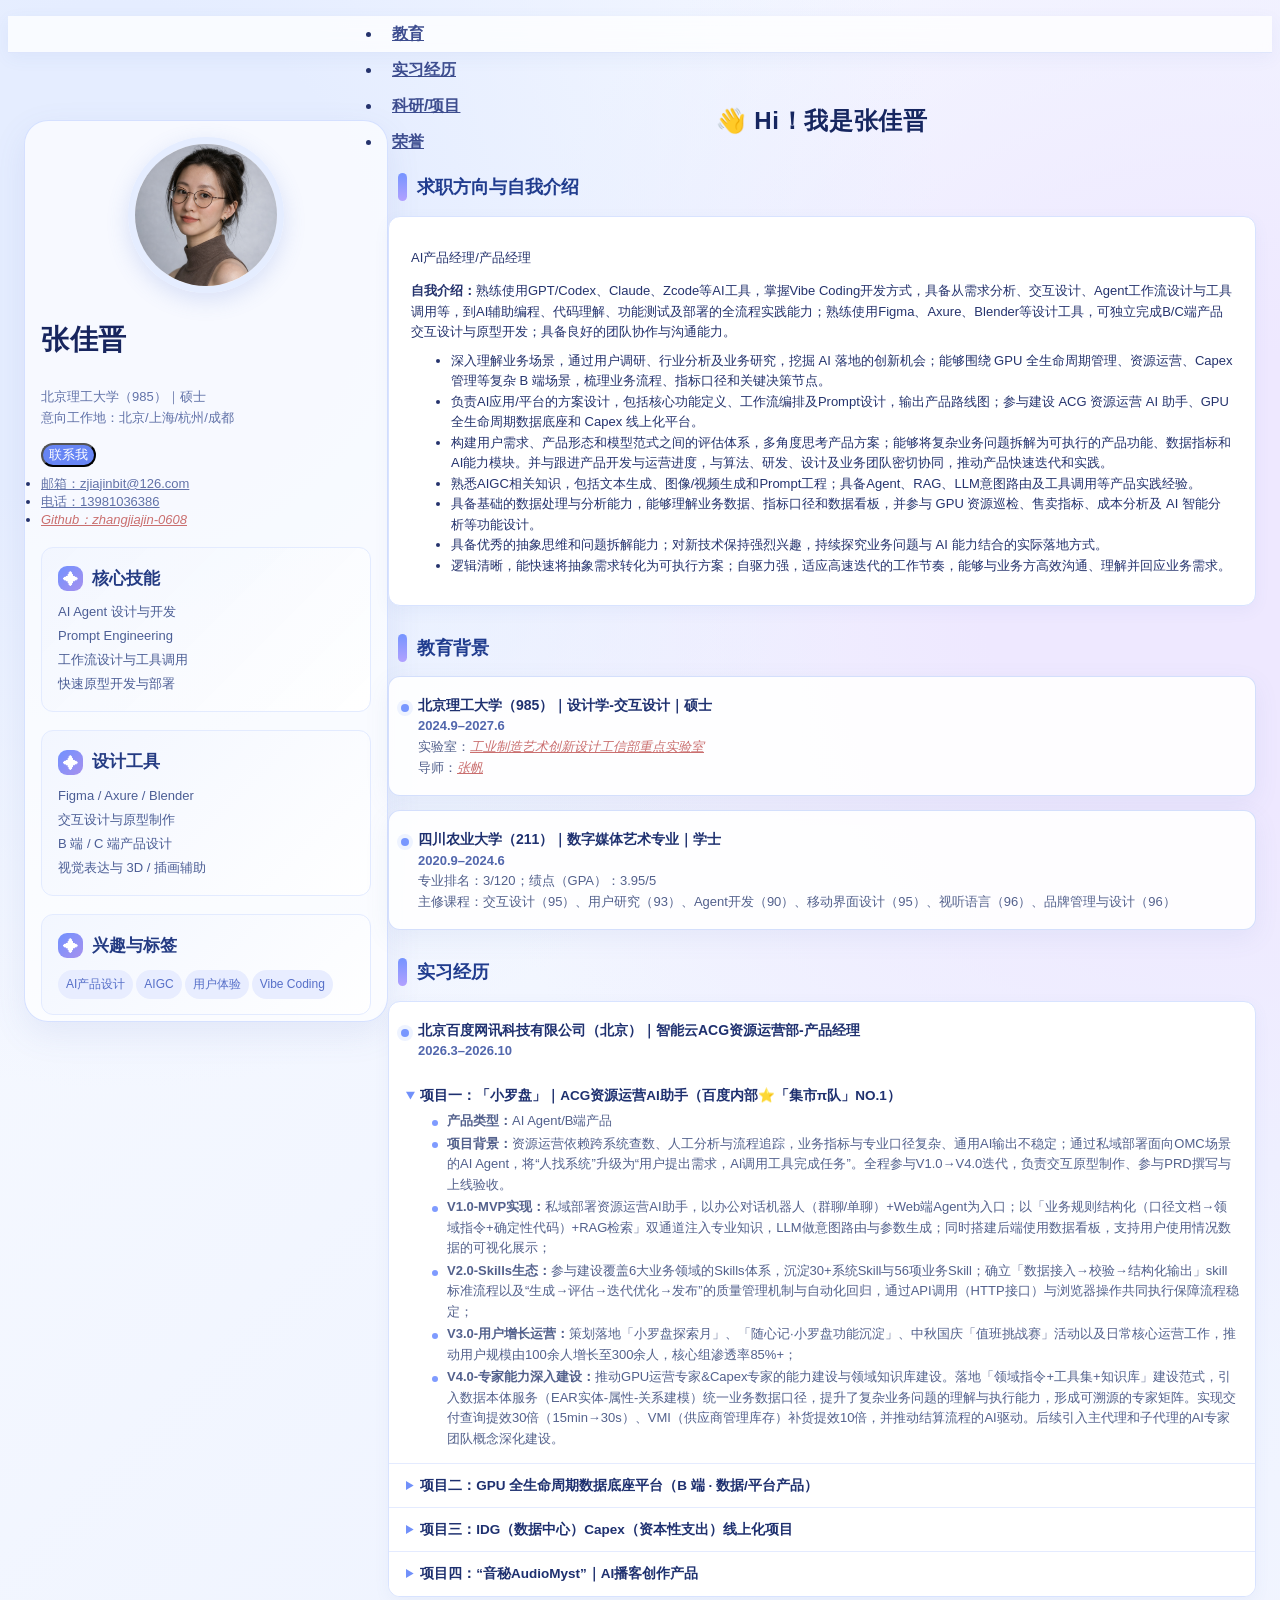
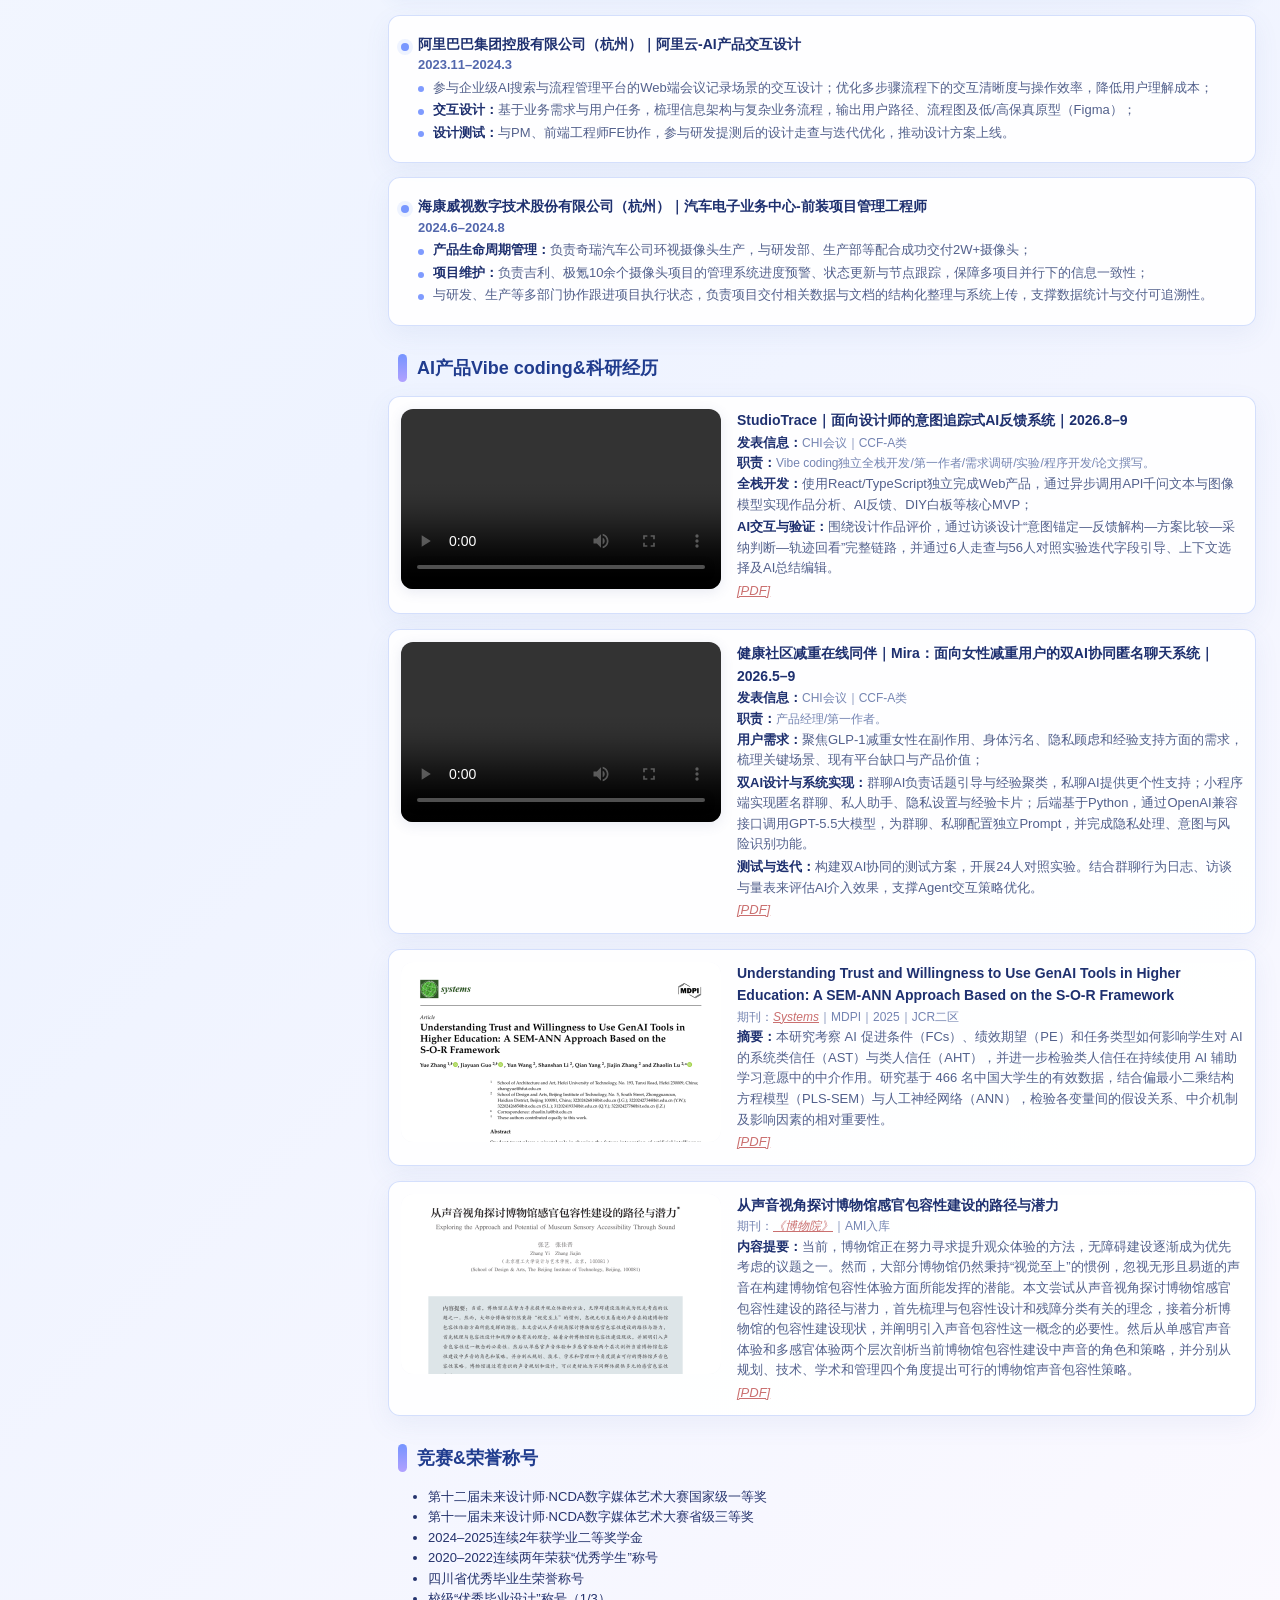
<file: index.html>
<!doctype html>
<html lang="zh-CN">
  <head>
    <meta charset="utf-8">
    <meta http-equiv="refresh" content="0; url=zhangjiajin-website.html">
    <meta name="viewport" content="width=device-width, initial-scale=1">
    <title>张佳晋｜个人主页</title>
    <script>location.replace('zhangjiajin-website.html');</script>
  </head>
  <body><a href="zhangjiajin-website.html">打开个人主页</a></body>
</html>
</file>
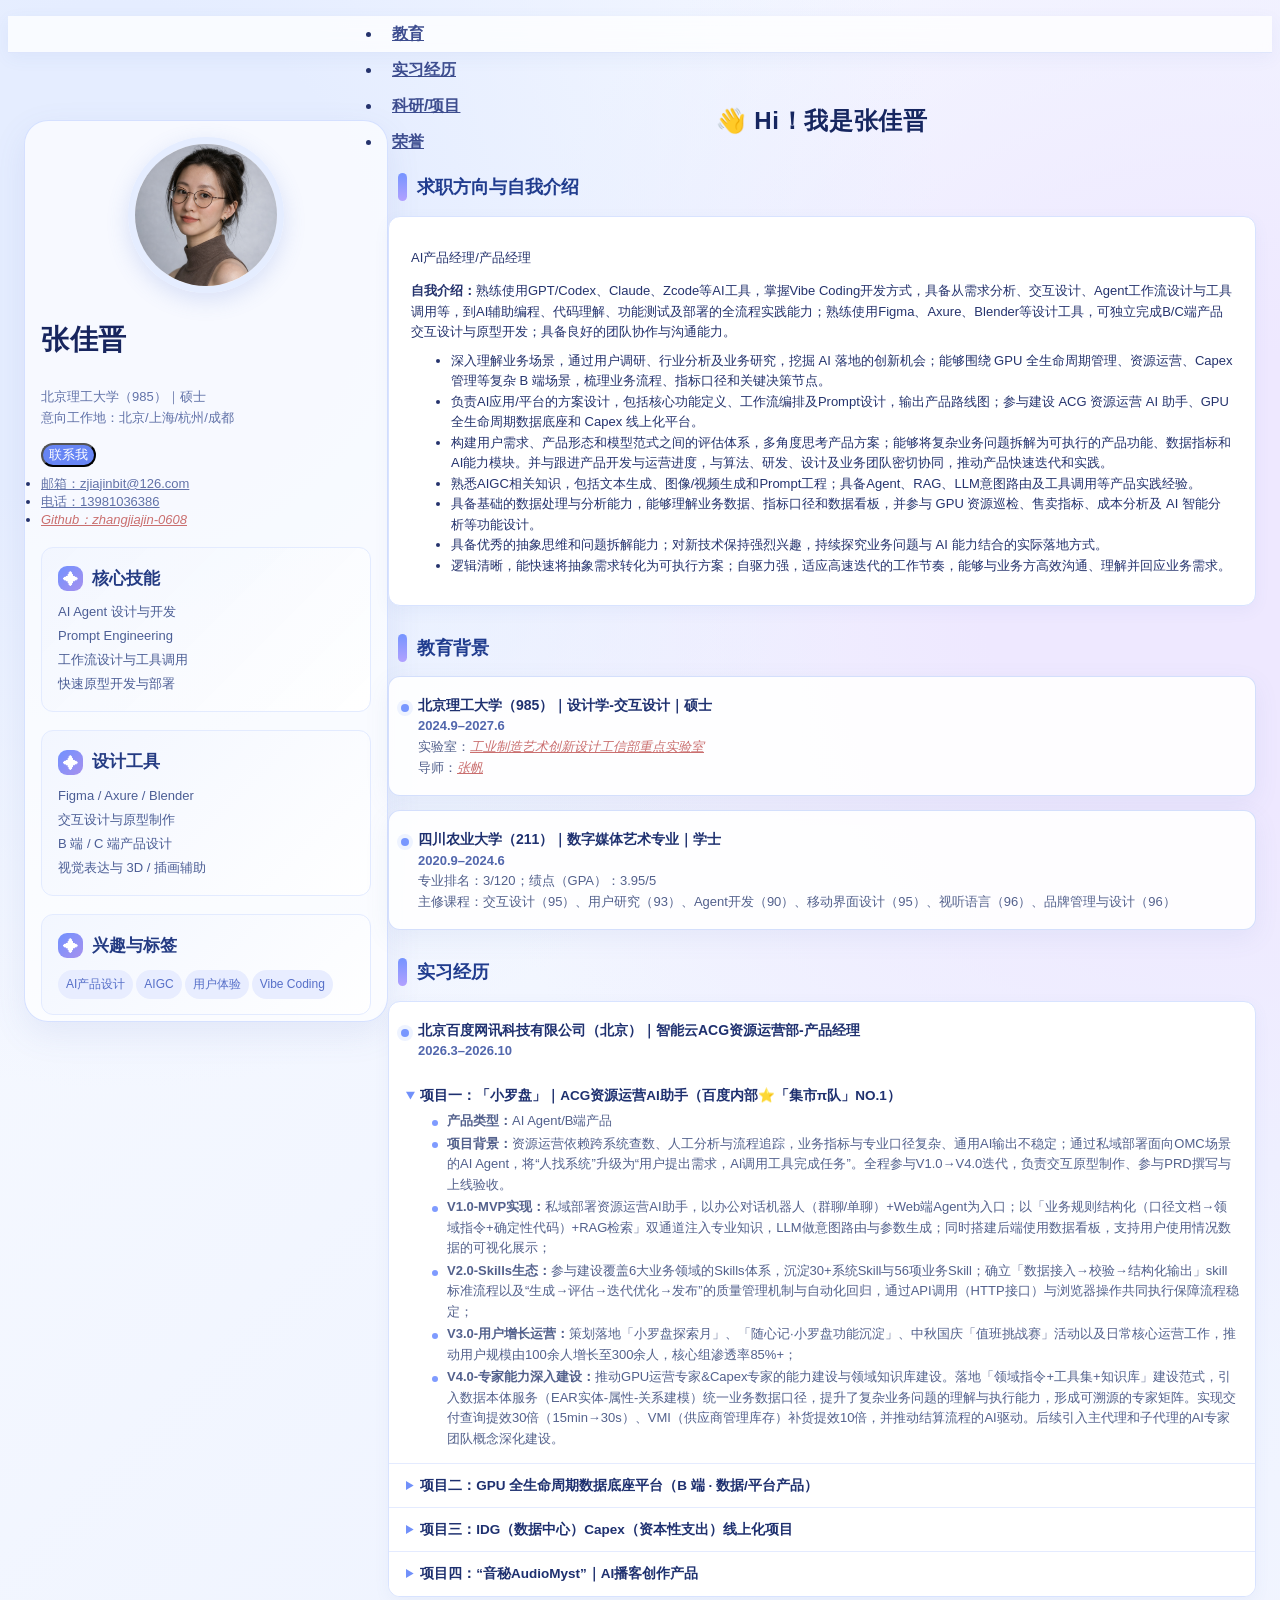
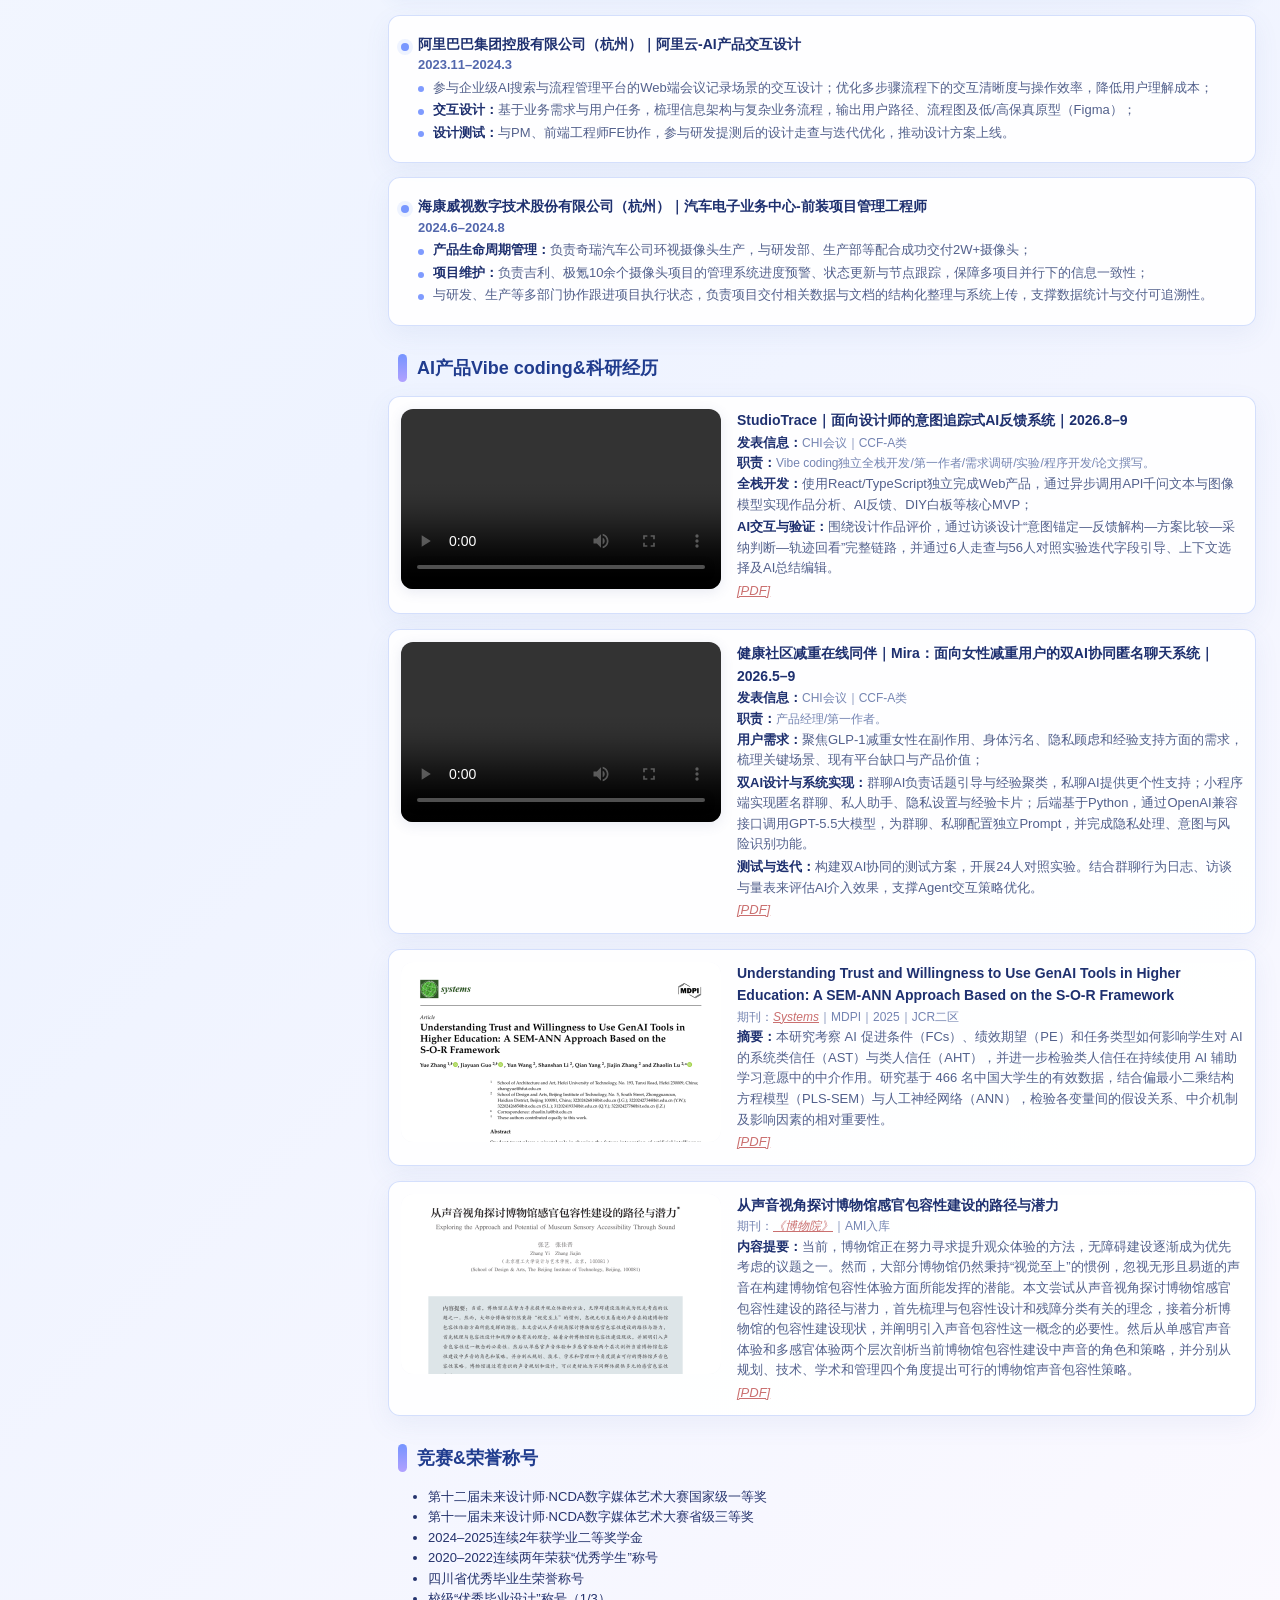
<file: zhangjiajin-website.html>
<!DOCTYPE html>
<html lang="zh-CN" class="no-js">
<head>
<meta http-equiv="Content-Type" content="text/html; charset=UTF-8">
<meta charset="utf-8">
<meta name="viewport" content="width=device-width,initial-scale=1.0">
<title>&#24352;&#20339;&#26187;&#65372;&#20010;&#20154;&#20027;&#39029;</title>
<link rel="stylesheet" href="https://wd7ang.github.io/WowPage/assets/css/main.css">
<link rel="stylesheet" href="https://wd7ang.github.io/WowPage/assets/css/home.css">
<link rel="stylesheet" href="refine.css?v=layout36-v6">
<script defer src="format-labels.js?v=layout36-v5"></script>
<script defer src="role-summary.js?v=role-summary-v5"></script>
<style>body{font-family:-apple-system,BlinkMacSystemFont,"PingFang SC","Microsoft YaHei",sans-serif}.masthead__menu-item a{font-family:inherit}.detail-card{border:1.5px solid #ddd;border-radius:8px;background:#fff;margin:0 0 20px;padding:18px 20px;color:#5f6368}.detail-card summary{cursor:pointer;font-weight:700;color:#202124;font-size:17px}.detail-card p{margin:10px 0}.detail-card ul{margin:8px 0}.media-thumb{width:320px;height:180px;object-fit:cover;border-radius:8px;margin-right:20px}@media(max-width:720px){.media-row{flex-direction:column!important}.media-thumb{width:100%;height:auto;margin:0 0 12px}}</style>
</head>
<body>
<div class="masthead"><div class="masthead__inner-wrap"><div class="masthead__menu"><nav class="greedy-nav"><button><div class="navicon"></div></button><ul class="visible-links">
<li class="masthead__menu-item"><a href="#education">&#25945;&#32946;</a></li>
<li class="masthead__menu-item"><a href="#experience">&#23454;&#20064;&#32463;&#21382;</a></li>
<li class="masthead__menu-item"><a href="#research">&#31185;&#30740;/&#39033;&#30446;</a></li>
<li class="masthead__menu-item"><a href="#honors">&#33635;&#35465;</a></li>
</ul>
<ul class="hidden-links hidden"></ul></nav></div></div></div>
<div id="main" role="main">
<div class="sidebar sticky"><div>
<div class="author__avatar"><img src="assets/avatar.png" alt="&#24352;&#20339;&#26187;"></div>
<div class="author__content">
<h3 class="author__name">&#24352;&#20339;&#26187;</h3>
<p class="author__bio">&#21271;&#20140;&#29702;&#24037;&#22823;&#23398;&#65288;985&#65289;&#65372;&#30805;&#22763;<br>&#24847;&#21521;&#24037;&#20316;&#22320;&#65306;&#21271;&#20140;/&#19978;&#28023;/&#26477;&#24030;/&#25104;&#37117;</p>
</div>
<div class="author__urls-wrapper">
<button class="btn btn--inverse">&#32852;&#31995;&#25105;</button><ul class="author__urls social-icons">
<li><a href="mailto:zjiajinbit@126.com">&#37038;&#31665;&#65306;zjiajinbit@126.com</a></li>
<li><a href="tel:13981036386">&#30005;&#35805;&#65306;13981036386</a></li>
<li><a href="https://github.com/zhangjiajin-0608" target="_blank">Github：zhangjiajin-0608</a></li>
</ul>
</div>
<div class="side-card">
<h3>&#26680;&#24515;&#25216;&#33021;</h3>
<p>AI Agent &#35774;&#35745;&#19982;&#24320;&#21457;<br>Prompt Engineering<br>&#24037;&#20316;&#27969;&#35774;&#35745;&#19982;&#24037;&#20855;&#35843;&#29992;<br>&#24555;&#36895;&#21407;&#22411;&#24320;&#21457;&#19982;&#37096;&#32626;</p>
</div>
<div class="side-card">
<h3>&#35774;&#35745;&#24037;&#20855;</h3>
<p>Figma / Axure / Blender<br>&#20132;&#20114;&#35774;&#35745;&#19982;&#21407;&#22411;&#21046;&#20316;<br>B &#31471; / C &#31471;&#20135;&#21697;&#35774;&#35745;<br>&#35270;&#35273;&#34920;&#36798;&#19982; 3D / &#25554;&#30011;&#36741;&#21161;</p>
</div>
<div class="side-card tags-card">
<h3>&#20852;&#36259;&#19982;&#26631;&#31614;</h3>
<span>AI&#20135;&#21697;&#35774;&#35745;</span><span>AIGC</span><span>&#29992;&#25143;&#20307;&#39564;</span><span>Vibe Coding</span>
</div>
</div></div>
<article class="page"><div class="page__inner-wrap"><section class="page__content" id="top">
<h1 class="main-heading">&#128075; Hi&#65281;&#25105;&#26159;&#24352;&#20339;&#26187;</h1>
<h2 id="position">&#27714;&#32844;&#26041;&#21521;&#19982;&#33258;&#25105;&#20171;&#32461;</h2><div class="intro-card">
<p>AI&#20135;&#21697;&#32463;&#29702;/&#20135;&#21697;&#32463;&#29702;</p>
<p><strong>&#33258;&#25105;&#20171;&#32461;&#65306;</strong>&#29087;&#32451;&#20351;&#29992;GPT/Codex&#12289;Claude&#12289;Zcode&#31561;AI&#24037;&#20855;&#65292;&#25484;&#25569;Vibe Coding&#24320;&#21457;&#26041;&#24335;&#65292;&#20855;&#22791;&#20174;&#38656;&#27714;&#20998;&#26512;&#12289;&#20132;&#20114;&#35774;&#35745;&#12289;Agent&#24037;&#20316;&#27969;&#35774;&#35745;&#19982;&#24037;&#20855;&#35843;&#29992;&#31561;&#65292;&#21040;AI&#36741;&#21161;&#32534;&#31243;&#12289;&#20195;&#30721;&#29702;&#35299;&#12289;&#21151;&#33021;&#27979;&#35797;&#21450;&#37096;&#32626;&#30340;&#20840;&#27969;&#31243;&#23454;&#36341;&#33021;&#21147;&#65307;&#29087;&#32451;&#20351;&#29992;Figma&#12289;Axure&#12289;Blender&#31561;&#35774;&#35745;&#24037;&#20855;&#65292;&#21487;&#29420;&#31435;&#23436;&#25104;B/C&#31471;&#20135;&#21697;&#20132;&#20114;&#35774;&#35745;&#19982;&#21407;&#22411;&#24320;&#21457;&#65307;&#20855;&#22791;&#33391;&#22909;&#30340;&#22242;&#38431;&#21327;&#20316;&#19982;&#27807;&#36890;&#33021;&#21147;&#12290;</p>

<ul class="role-summary">
<li>&#21442;&#19982;&#20844;&#21496;&#22823;&#27169;&#22411;&#19982;AIGC&#30456;&#20851;&#30340;&#24179;&#21488;&#22411;&#21644;&#29992;&#25143;&#22411;&#39033;&#30446;&#65292;&#21253;&#25324;&#20294;&#19981;&#38480;&#20110;&#35821;&#35328;&#27169;&#22411;&#12289;&#22270;&#20687;&#29983;&#25104;&#12289;&#35821;&#38899;&#21512;&#25104;&#12289;&#35270;&#39057;&#29983;&#25104;&#31561;&#26041;&#21521;&#65307;</li>
<li>&#36127;&#36131;AI&#20135;&#21697;&#30340;&#38656;&#27714;&#20998;&#26512;&#12289;&#21151;&#33021;&#35774;&#35745;&#12289;&#20135;&#21697;&#35268;&#21010;&#21644;&#36845;&#20195;&#20248;&#21270;&#24037;&#20316;&#65307;&#25805;&#38271;&#20174;&#21592;&#24037;&#35282;&#24230;&#25286;&#35299;&#22797;&#26434;&#20219;&#21153;&#65292;&#35774;&#35745;&#36731;&#37327;&#21270;&#12289;&#20302;&#23398;&#20064;&#25104;&#26412;&#30340;AI&#35299;&#20915;&#26041;&#26696;&#65307;</li>
<li>&#21327;&#21161;&#20248;&#21270;&#20844;&#21496;&#20869;&#37096;AI&#31867;B&#31471;&#24179;&#21488;&#25110;&#25928;&#33021;&#24037;&#20855;&#65292;&#25552;&#21319;&#29992;&#25143;&#20307;&#39564;&#21644;&#24037;&#20316;&#25928;&#29575;&#65307;</li>
<li>&#29087;&#24713;&#20225;&#19994;&#26381;&#21153;&#65288;&#22914;OA&#12289;HR SaaS&#65289;&#25110;AI&#34892;&#19994;&#24212;&#29992;&#65292;&#29087;&#24713;RPA&#12289;&#20302;&#20195;&#30721;&#31561;&#25928;&#29575;&#24037;&#20855;&#29983;&#24577;&#65292;&#26377;Prompt&#24037;&#31243;&#20248;&#21270;&#25110;AIGC&#24212;&#29992;&#23454;&#36341;&#32463;&#39564;&#65307;</li>
<li>&#36923;&#36753;&#28165;&#26224;&#65292;&#33021;&#24555;&#36895;&#23558;&#25277;&#35937;&#38656;&#27714;&#36716;&#21270;&#20026;&#21487;&#25191;&#34892;&#26041;&#26696;&#65307;&#33258;&#39537;&#21147;&#24378;&#65292;&#23545;AI&#25216;&#26415;&#33853;&#22320;&#24576;&#26377;&#28909;&#24773;&#65292;&#36866;&#24212;&#39640;&#36895;&#36845;&#20195;&#30340;&#24037;&#20316;&#33410;&#22863;&#65292;&#33021;&#19982;&#19994;&#21153;&#26041;&#39640;&#25928;&#27807;&#36890;&#12289;&#29702;&#35299;&#21644;&#22238;&#24212;&#19994;&#21153;&#38656;&#27714;&#12290;</li>
</ul>
</div><h2 id="education">&#25945;&#32946;&#32972;&#26223;</h2>
<div class="experience-container">
<div class="experience-card"><div class="experience-info">
<strong>&#21271;&#20140;&#29702;&#24037;&#22823;&#23398;&#65288;985&#65289;&#65372;&#35774;&#35745;&#23398;-&#20132;&#20114;&#35774;&#35745;&#65372;&#30805;&#22763;</strong><br><em>2024.9&ndash;2027.6</em><br>&#23454;&#39564;&#23460;&#65306;<a href="https://tangshan.bit.edu.cn/kjcx/ptjs/3d5049f88d204332935977c42222cb33.htm" target="_blank">&#24037;&#19994;&#21046;&#36896;&#33402;&#26415;&#21019;&#26032;&#35774;&#35745;&#24037;&#20449;&#37096;&#37325;&#28857;&#23454;&#39564;&#23460;</a><br>&#23548;&#24072;&#65306;<a href="https://design.bit.edu.cn/sz2/szdw/b171325.htm" target="_blank">&#24352;&#24070;</a>
</div></div>
<div class="experience-card"><div class="experience-info">
<strong>&#22235;&#24029;&#20892;&#19994;&#22823;&#23398;&#65288;211&#65289;&#65372;&#25968;&#23383;&#23186;&#20307;&#33402;&#26415;&#19987;&#19994;&#65372;&#23398;&#22763;</strong><br><em>2020.9&ndash;2024.6</em><br>&#19987;&#19994;&#25490;&#21517;&#65306;3/120&#65307;&#32489;&#28857;&#65288;GPA&#65289;&#65306;3.95/5<br>&#20027;&#20462;&#35838;&#31243;&#65306;&#20132;&#20114;&#35774;&#35745;&#65288;95&#65289;&#12289;&#29992;&#25143;&#30740;&#31350;&#65288;93&#65289;&#12289;Agent&#24320;&#21457;&#65288;90&#65289;&#12289;&#31227;&#21160;&#30028;&#38754;&#35774;&#35745;&#65288;95&#65289;&#12289;&#35270;&#21548;&#35821;&#35328;&#65288;96&#65289;&#12289;&#21697;&#29260;&#31649;&#29702;&#19982;&#35774;&#35745;&#65288;96&#65289;</div></div>
</div>

<h2 id="experience">&#23454;&#20064;&#32463;&#21382;</h2>
<div class="baidu-internship"><div class="experience-container"><div class="experience-card"><div class="experience-info">
<strong>&#21271;&#20140;&#30334;&#24230;&#32593;&#35759;&#31185;&#25216;&#26377;&#38480;&#20844;&#21496;&#65288;&#21271;&#20140;&#65289;&#65372;&#26234;&#33021;&#20113;ACG&#36164;&#28304;&#36816;&#33829;&#37096;-&#20135;&#21697;&#32463;&#29702;</strong><br><em>2026.3&ndash;2026.10</em>
</div></div></div>
<div class="baidu-projects">
<details class="detail-card" open><summary>&#39033;&#30446;&#19968;&#65306;&#12300;&#23567;&#32599;&#30424;&#12301;&#65372;ACG&#36164;&#28304;&#36816;&#33829;AI&#21161;&#25163;&#65288;&#30334;&#24230;&#20869;&#37096;&#11088;&#12300;&#38598;&#24066;&pi;&#38431;&#12301;NO.1&#65289;</summary><p><strong>&#20135;&#21697;&#31867;&#22411;&#65306;</strong>AI Agent/B&#31471;&#20135;&#21697;</p>
<p>&#39033;&#30446;&#32972;&#26223;&#65306;&#36164;&#28304;&#36816;&#33829;&#20381;&#36182;&#36328;&#31995;&#32479;&#26597;&#25968;&#12289;&#20154;&#24037;&#20998;&#26512;&#19982;&#27969;&#31243;&#36861;&#36394;&#65292;&#19994;&#21153;&#25351;&#26631;&#19982;&#19987;&#19994;&#21475;&#24452;&#22797;&#26434;&#12289;&#36890;&#29992;AI&#36755;&#20986;&#19981;&#31283;&#23450;&#65307;&#36890;&#36807;&#31169;&#22495;&#37096;&#32626;&#38754;&#21521;OMC&#22330;&#26223;&#30340;AI Agent&#65292;&#23558;&ldquo;&#20154;&#25214;&#31995;&#32479;&rdquo;&#21319;&#32423;&#20026;&ldquo;&#29992;&#25143;&#25552;&#20986;&#38656;&#27714;&#65292;AI&#35843;&#29992;&#24037;&#20855;&#23436;&#25104;&#20219;&#21153;&rdquo;&#12290;&#20840;&#31243;&#21442;&#19982;V1.0&rarr;V4.0&#36845;&#20195;&#65292;&#36127;&#36131;&#20132;&#20114;&#21407;&#22411;&#21046;&#20316;&#12289;&#21442;&#19982;PRD&#25776;&#20889;&#19982;&#19978;&#32447;&#39564;&#25910;&#12290;</p>
<p>V1.0-MVP&#23454;&#29616;&#65306;&#31169;&#22495;&#37096;&#32626;&#36164;&#28304;&#36816;&#33829;AI&#21161;&#25163;&#65292;&#20197;&#21150;&#20844;&#23545;&#35805;&#26426;&#22120;&#20154;&#65288;&#32676;&#32842;/&#21333;&#32842;&#65289;+Web&#31471;Agent&#20026;&#20837;&#21475;&#65307;&#20197;&#12300;&#19994;&#21153;&#35268;&#21017;&#32467;&#26500;&#21270;&#65288;&#21475;&#24452;&#25991;&#26723;&rarr;&#39046;&#22495;&#25351;&#20196;+&#30830;&#23450;&#24615;&#20195;&#30721;&#65289;+RAG&#26816;&#32034;&#12301;&#21452;&#36890;&#36947;&#27880;&#20837;&#19987;&#19994;&#30693;&#35782;&#65292;LLM&#20570;&#24847;&#22270;&#36335;&#30001;&#19982;&#21442;&#25968;&#29983;&#25104;&#65307;&#21516;&#26102;&#25645;&#24314;&#21518;&#31471;&#20351;&#29992;&#25968;&#25454;&#30475;&#26495;&#65292;&#25903;&#25345;&#29992;&#25143;&#20351;&#29992;&#24773;&#20917;&#25968;&#25454;&#30340;&#21487;&#35270;&#21270;&#23637;&#31034;&#65307;</p>
<p>V2.0-Skills&#29983;&#24577;&#65306;&#21442;&#19982;&#24314;&#35774;&#35206;&#30422;6&#22823;&#19994;&#21153;&#39046;&#22495;&#30340;Skills&#20307;&#31995;&#65292;&#27785;&#28096;30+&#31995;&#32479;Skill&#19982;56&#39033;&#19994;&#21153;Skill&#65307;&#30830;&#31435;&#12300;&#25968;&#25454;&#25509;&#20837;&rarr;&#26657;&#39564;&rarr;&#32467;&#26500;&#21270;&#36755;&#20986;&#12301;skill&#26631;&#20934;&#27969;&#31243;&#20197;&#21450;&ldquo;&#29983;&#25104;&rarr;&#35780;&#20272;&rarr;&#36845;&#20195;&#20248;&#21270;&rarr;&#21457;&#24067;&rdquo;&#30340;&#36136;&#37327;&#31649;&#29702;&#26426;&#21046;&#19982;&#33258;&#21160;&#21270;&#22238;&#24402;&#65292;&#36890;&#36807;API&#35843;&#29992;&#65288;HTTP&#25509;&#21475;&#65289;&#19982;&#27983;&#35272;&#22120;&#25805;&#20316;&#20849;&#21516;&#25191;&#34892;&#20445;&#38556;&#27969;&#31243;&#31283;&#23450;&#65307;</p>
<p>V3.0-&#29992;&#25143;&#22686;&#38271;&#36816;&#33829;&#65306;&#31574;&#21010;&#33853;&#22320;&#12300;&#23567;&#32599;&#30424;&#25506;&#32034;&#26376;&#12301;&#12289;&#12300;&#38543;&#24515;&#35760;&middot;&#23567;&#32599;&#30424;&#21151;&#33021;&#27785;&#28096;&#12301;&#12289;&#20013;&#31179;&#22269;&#24198;&#12300;&#20540;&#29677;&#25361;&#25112;&#36187;&#12301;&#27963;&#21160;&#20197;&#21450;&#26085;&#24120;&#26680;&#24515;&#36816;&#33829;&#24037;&#20316;&#65292;&#25512;&#21160;&#29992;&#25143;&#35268;&#27169;&#30001;100&#20313;&#20154;&#22686;&#38271;&#33267;300&#20313;&#20154;&#65292;&#26680;&#24515;&#32452;&#28183;&#36879;&#29575;85%+&#65307;</p>
<p>V4.0-&#19987;&#23478;&#33021;&#21147;&#28145;&#20837;&#24314;&#35774;&#65306;&#25512;&#21160;GPU&#36816;&#33829;&#19987;&#23478;&amp;Capex&#19987;&#23478;&#30340;&#33021;&#21147;&#24314;&#35774;&#19982;&#39046;&#22495;&#30693;&#35782;&#24211;&#24314;&#35774;&#12290;&#33853;&#22320;&#12300;&#39046;&#22495;&#25351;&#20196;+&#24037;&#20855;&#38598;+&#30693;&#35782;&#24211;&#12301;&#24314;&#35774;&#33539;&#24335;&#65292;&#24341;&#20837;&#25968;&#25454;&#26412;&#20307;&#26381;&#21153;&#65288;EAR&#23454;&#20307;-&#23646;&#24615;-&#20851;&#31995;&#24314;&#27169;&#65289;&#32479;&#19968;&#19994;&#21153;&#25968;&#25454;&#21475;&#24452;&#65292;&#25552;&#21319;&#20102;&#22797;&#26434;&#19994;&#21153;&#38382;&#39064;&#30340;&#29702;&#35299;&#19982;&#25191;&#34892;&#33021;&#21147;&#65292;&#24418;&#25104;&#21487;&#28335;&#28304;&#30340;&#19987;&#23478;&#30697;&#38453;&#12290;&#23454;&#29616;&#20132;&#20184;&#26597;&#35810;&#25552;&#25928;30&#20493;&#65288;15min&rarr;30s&#65289;&#12289;VMI&#65288;&#20379;&#24212;&#21830;&#31649;&#29702;&#24211;&#23384;&#65289;&#34917;&#36135;&#25552;&#25928;10&#20493;&#65292;&#24182;&#25512;&#21160;&#32467;&#31639;&#27969;&#31243;&#30340;AI&#39537;&#21160;&#12290;&#21518;&#32493;&#24341;&#20837;&#20027;&#20195;&#29702;&#21644;&#23376;&#20195;&#29702;&#30340;AI&#19987;&#23478;&#22242;&#38431;&#27010;&#24565;&#28145;&#21270;&#24314;&#35774;&#12290;</p></details>
<details class="detail-card"><summary>&#39033;&#30446;&#20108;&#65306;GPU &#20840;&#29983;&#21629;&#21608;&#26399;&#25968;&#25454;&#24213;&#24231;&#24179;&#21488;&#65288;B &#31471; &middot; &#25968;&#25454;/&#24179;&#21488;&#20135;&#21697;&#65289;</summary><p>&#12304;&#39033;&#30446;&#32972;&#26223;&#12305;&#65306;GPU &#21333;&#21488;&#20215;&#20540;&#30334;&#19975;&#32423;&#65292;&#20174;&#21040;&#36135;&#12289;&#20132;&#20184;&#12289;&#21806;&#21334;&#21040;&#35745;&#36153;&#22238;&#25910;&#65292;&#27599;&#25240;&#25439;&#19968;&#23567;&#26102;&#37117;&#26159;&#36164;&#37329;&#21344;&#29992;&#19982;&#25240;&#26087;&#25439;&#32791;&#65307;&#20294;&ldquo;&#25240;&#25439;&#26377;&#22810;&#23569;&#12289;&#21345;&#22312;&#21738;&#37324;&#12289;&#20309;&#26102;&#21457;&#29983;&rdquo;&#24403;&#26102;&#26080;&#20154;&#33021;&#31572;&#12290;&#24179;&#21488;&#25353;&#19977;&#38454;&#27573;&#24314;&#35774;&#65292;&#36880;&#19968;&#22238;&#31572;&#36825;&#19977;&#20010;&#38382;&#39064;&#65306;</p>
<p>&#12304;&#38454;&#27573;&#19968;&#65306;&#21806;&#21334;&#38754;&#31215;&#22270;&#65288;4 &#26376;&#19978;&#32447;&#65289;&#12305;&mdash;&mdash;&#24230;&#37327;&#65306;&#30475;&#24471;&#35265;&#24635;&#36134;&#65306;&#23558;&#20840;&#29983;&#21629;&#21608;&#26399;&#21508;&#29615;&#33410;&#25240;&#31639;&#20026;&#32479;&#19968;&ldquo;&#21806;&#21334;&#38754;&#31215;&rdquo;&#21475;&#24452;&#65288;&#35745;&#36153;&#21806;&#21334;&#21488;&#26102; &divide; &#21040;&#36135;&#35745;&#36153;&#21488;&#26102;&#65289;&#65292;&#19978;&#32447;&#20840;&#38142;&#36335;&#25240;&#31639;&#24635;&#35272;&#65307;&#39318;&#27425;&#20197;&#21333;&#19968;&#25968;&#23383;&#22238;&#31572;&ldquo;&#36164;&#28304;&#36716;&#24471;&#24555;&#19981;&#24555;&rdquo;&#65292;&#20026;&#31649;&#29702;&#23618;&#20915;&#31574;&#25240;&#25439;&#20248;&#21270;&#26041;&#21521;&#25552;&#20379;&#32479;&#19968;&#20381;&#25454;</p>
<p>&#12304;&#38454;&#27573;&#20108; &middot; &#22810;&#32423;&#21806;&#21334;&#25351;&#26631;&#65288;5&ndash;6 &#26376;&#19978;&#32447;&#65289;&#12305;&mdash;&mdash;&#24402;&#22240;&#65306;&#25214;&#24471;&#21040;&#21345;&#28857;&#65306;&#26500;&#24314;&#19977;&#32423;&#19979;&#38075;&#20307;&#31995;&mdash;&mdash;&#19968;&#32423;&#21806;&#21334;&#38754;&#31215;&#30475;&#24635;&#36134;&#65292;&#20108;&#32423;&#22235;&#27573;&#36716;&#21270;&#29575;&#65288;&#32447;&#19978;&#24211;&#23384;&rarr;&#21487;&#21806;&rarr;&#21806;&#21334;&rarr;&#35745;&#36153;&#21806;&#21334;&#65289;&#23450;&#20301;&#28431;&#25439;&#38454;&#27573;&#65292;&#19977;&#32423;&#29615;&#33410;&#25240;&#25439;&#21344;&#27604;&#23450;&#20301;&#21345;&#28857;&#24182;&#23545;&#24212;&#36131;&#20219;&#22242;&#38431;&#65307;&#38382;&#39064;&#23450;&#20301;&#20174;&#20840;&#38142;&#36335;&#20154;&#24037;&#25490;&#26597;&#21464;&#20026;&#36880;&#32423;&#19979;&#38075;&#30452;&#36798;&#21345;&#28857;</p>
<p>&#12304;&#38454;&#27573;&#19977; &middot; &#36164;&#28304;&#24033;&#26816;&#24179;&#21488;&#65288;5&ndash;7 &#26376;&#19978;&#32447;&#65289;&#12305;&mdash;&mdash;&#30417;&#25511;&#65306;&#30447;&#24471;&#20303;&#24322;&#24120;&#65306;&#23558;8&#22823;&#24033;&#26816;&#22330;&#26223;&#20135;&#21697;&#21270;&#20026;4&#20010;&#23376;&#27169;&#22359;&#65292;&#25903;&#25345;&#20219;&#24847;&#26102;&#21051;&#36164;&#28304;&#29366;&#24577;&#20999;&#29255;&#65288;&#21487;&#25353;SN&#19979;&#38075;&#65289;&#19982;&#21333;&#26426;&#20840;&#31243;&#22238;&#28335;&#65292;&#36164;&#28304;&#29366;&#24577;&#20998;&#38047;&#32423;&#24863;&#30693;&#65307;&#20154;&#24037;&#36861;&#26597;&#21464;&#23454;&#26102;&#39044;&#35686;&#65292;&#24322;&#24120;&#20174;&ldquo;&#20107;&#21518;&#22797;&#30424;&#21457;&#29616;&rdquo;&#21464;&ldquo;&#20998;&#38047;&#32423;&#26292;&#38706;&rdquo;</p></details>
<details class="detail-card"><summary>&#39033;&#30446;&#19977;&#65306;IDG&#65288;&#25968;&#25454;&#20013;&#24515;&#65289;Capex&#65288;&#36164;&#26412;&#24615;&#25903;&#20986;&#65289;&#32447;&#19978;&#21270;&#39033;&#30446;</summary><p><strong>&#20135;&#21697;&#31867;&#22411;&#65306;</strong>&#24179;&#21488;&#20135;&#21697;/B&#31471;&#20135;&#21697;</p>
<p>&#12304;&#19994;&#21153;&#32972;&#26223;&#12305;&#65306;IDC&#36164;&#28304;&#36164;&#26412;&#24615;&#25903;&#20986;&#65288;Capex&#65289;&#31649;&#29702;&#38271;&#26399;&#20381;&#36182;&#20154;&#24037;&#32534;&#21046;&#25968;&#25454;&#19982;&#27719;&#24635;&#36827;&#34892;&#30417;&#25511;&#65292;&#19994;&#21153;&#19982;&#36130;&#21153;&#25968;&#25454;&#20998;&#25955;&#65292;&#23384;&#22312;&#32479;&#35745;&#25928;&#29575;&#20302;&#12289;&#25351;&#26631;&#19981;&#32479;&#19968;&#31561;&#38382;&#39064;&#12290;</p>
<p>&#12304;&#25191;&#34892;&#30417;&#25511;&#20307;&#31995;&#12305;&#65306;&#21442;&#19982;&#35774;&#35745;Capex&#30475;&#26495;&#65288;&#30417;&#25511;/&#27010;&#35272;/&#24046;&#24322;&#20998;&#26512;&#65289;&#65292;&#23558;&#21407;&#26377;&#20154;&#24037;&#21608;&#25253;&#21319;&#32423;&#20026;&#35206;&#30422;&#39044;&#31639;&#27010;&#35272;&#12289;&#25191;&#34892;&#30417;&#25511;&#21450;&#24046;&#24322;&#20998;&#26512;&#30340;&#32447;&#19978;&#31649;&#29702;&#20307;&#31995;&#12290;&#26803;&#29702;&#39044;&#31639;&#12289;&#25191;&#34892;&#12289;&#21040;&#36135;&#31561;&#26680;&#24515;&#25351;&#26631;&#21475;&#24452;&#65292;&#24314;&#31435;&#26426;&#22411;&#33258;&#21160;&#24402;&#31867;&#12289;&#19994;&#21153;&#32447;&#20998;&#25674;&#25104;&#26412;&#19982;&#25968;&#25454;&#36136;&#37327;&#26657;&#39564;&#26426;&#21046;&#65307;&#32852;&#21160;&#20869;&#37096;&#24230;&#21378;&#29256;&#12289;&#36816;&#33829;&#65288;OMC&#65289;&#12289;&#37319;&#36141;&#65288;P2P&#65289;&#22810;&#31995;&#32479;&#23545;&#40784;&#21475;&#24452;&#65292;&#25512;&#21160;&#20844;&#26377;&#20113;&#19994;&#21153;&#65288;eg&#65306;&#30334;&#24230;&#26234;&#33021;&#20113;&#30340;&#20113;&#26381;&#21153;&#22120;&#20135;&#21697;&#31561;&#65289;Capex&#32447;&#19978;&#21270;&#65307;</p>
<p>&#12304;AI&#24037;&#31243;&#21270;&#12305;&#65306;&#21442;&#19982;&#33853;&#22320;&#12300;skill&#24555;&#36895;&#23454;&#29616;+&#24037;&#31243;&#29256;&#38271;&#32447;&#24314;&#35774;&#12301;&#21452;&#36712;&#26041;&#26696;&#12290;&#22312;&#27491;&#24335;&#29256;&#24320;&#21457;&#26399;&#38388;&#65292;&#20197;AI skill&#23450;&#26399;&#29983;&#25104;&#25191;&#34892;&#30417;&#25511;&#39029;&#38754;&#24182;&#21457;&#24067;&#33267;&#19994;&#21153;&#24179;&#21488;&#28385;&#36275;&#38454;&#27573;&#24615;&#19994;&#21153;&#38656;&#27714;&#65307;&#21442;&#19982;AI&#26234;&#33021;&#20998;&#26512;&#37096;&#20998;&#35774;&#35745;&#65306;&#22266;&#23450;skill&#27169;&#26495;+&#21160;&#24577;&#25968;&#25454;&#35268;&#21017;&#36755;&#20986;&#20998;&#26512;&#32467;&#35770;&#21644;&#24314;&#35758;&#65292;&#35753;&#32467;&#35770;&#21487;&#22797;&#29616;&#12289;&#21487;&#23457;&#35745;&#65307;</p>
<p>&#12304;&#32467;&#26524;&#19982;&#20215;&#20540;&#12305;&#65306;&#19978;&#32447;&#27010;&#35272;&#35270;&#22270;&#12289;&#25191;&#34892;&#30417;&#25511;&#30475;&#26495;&#12289;AI&#26234;&#33021;&#20998;&#26512;&#21151;&#33021;&#65292;&#25512;&#21160;Q3 OKR&#23436;&#25104;&#29575;&#32422;55%&#65292;&#23454;&#29616;&#20154;&#24037;&#26356;&#26032;&#21040;&#22312;&#32447;&#26356;&#26032;&#65292;&#21475;&#24452;&#36164;&#20135;&#25991;&#26723;&#21270;&#27785;&#28096;&#12290;</p></details>
<details class="detail-card"><summary>&#39033;&#30446;&#22235;&#65306;&ldquo;&#38899;&#31192;AudioMyst&rdquo;&#65372;AI&#25773;&#23458;&#21019;&#20316;&#20135;&#21697;</summary><p><strong>&#20135;&#21697;&#31867;&#22411;&#65306;</strong>AI Agent/C&#31471;&#20135;&#21697;</p>
<p>&#12304;&#39033;&#30446;&#32972;&#26223;&#12305;&#65306;&#35843;&#30740;&#25773;&#23458;&#24066;&#22330;&#19982;AIGC&#21019;&#20316;&#36235;&#21183;&#65292;&#36890;&#36807;&#35775;&#35848;&#12289;&#31454;&#21697;&#20998;&#26512;&#65292;&#25366;&#25496;&#20256;&#32479;&#25773;&#23458;&#21046;&#20316;&#38376;&#27099;&#39640;&#12289;&#21608;&#26399;&#38271;&#31561;&#30171;&#28857;&#65292;&#26126;&#30830;&#20135;&#21697;&#23450;&#20301;&#19982;MVP&#21151;&#33021;&#12290;</p>
<p>&#12304;&#22823;&#27169;&#22411;&#20132;&#20114;&#35774;&#35745;&#12305;&#65306;&#22522;&#20110;&#21315;&#24070;AI&#22823;&#27169;&#22411;&#65288;&#25991;&#24515;&#31995;&#21015;+TTS&#65289;&#35774;&#35745;&#12300;&#25991;&#26412;&#25972;&#29702;-&#35282;&#33394;&#23545;&#35805;&#29983;&#25104;-&#35821;&#38899;&#21512;&#25104;&#12301;AIGC&#29983;&#25104;&#38142;&#36335;&#65292;&#21442;&#19982;Prompt&#31574;&#30053;&#19982;&#29983;&#25104;&#29366;&#24577;&#20132;&#20114;&#35774;&#35745;&#65292;&#23558;&#27169;&#22411;&#35843;&#29992;&#23553;&#35013;&#20026;&#21487;&#32534;&#36753;&#12289;&#21487;&#24178;&#39044;&#12289;&#21487;&#24674;&#22797;&#30340;&#20307;&#39564;&#65288;&#27969;&#24335;&#29983;&#25104;/&#20013;&#38388;&#24577;&#32534;&#36753;/&#20998;&#27573;&#37325;&#29983;&#25104;/&#24322;&#27493;&#38899;&#39057;&#21512;&#25104;&#65289;&#65292;&#23436;&#25104;&#20840;&#27969;&#31243;&#30028;&#38754;&#35774;&#35745;&#19982;&#39640;&#20445;&#30495;&#21407;&#22411;&#12290;</p>
<p>&#12304;&#27979;&#35797;&#19982;&#36845;&#20195;&#12305;&#65306;&#19982;&#24320;&#21457;&#24037;&#31243;&#24072;&#35774;&#35745;&#36208;&#26597;+&#21487;&#29992;&#24615;&#27979;&#35797;&#65292;&#25512;&#21160;&#20135;&#21697;&#19978;&#32447;&#65306;<a href="https://audiomyst.baidu.com" target="_blank">audiomyst.baidu.com</a></p></details>
</div></div>
<div class="experience-container">
<div class="experience-card"><div class="experience-info">
<strong>&#38463;&#37324;&#24052;&#24052;&#38598;&#22242;&#25511;&#32929;&#26377;&#38480;&#20844;&#21496;&#65288;&#26477;&#24030;&#65289;&#65372;&#38463;&#37324;&#20113;-AI&#20135;&#21697;&#20132;&#20114;&#35774;&#35745;</strong><br><em>2023.11&ndash;2024.3</em><p>&#21442;&#19982;&#20225;&#19994;&#32423;AI&#25628;&#32034;&#19982;&#27969;&#31243;&#31649;&#29702;&#24179;&#21488;&#30340;Web&#31471;&#20250;&#35758;&#35760;&#24405;&#22330;&#26223;&#30340;&#20132;&#20114;&#35774;&#35745;&#65307;&#20248;&#21270;&#22810;&#27493;&#39588;&#27969;&#31243;&#19979;&#30340;&#20132;&#20114;&#28165;&#26224;&#24230;&#19982;&#25805;&#20316;&#25928;&#29575;&#65292;&#38477;&#20302;&#29992;&#25143;&#29702;&#35299;&#25104;&#26412;&#65307;</p>
<p>&#20132;&#20114;&#35774;&#35745;&#65306;&#22522;&#20110;&#19994;&#21153;&#38656;&#27714;&#19982;&#29992;&#25143;&#20219;&#21153;&#65292;&#26803;&#29702;&#20449;&#24687;&#26550;&#26500;&#19982;&#22797;&#26434;&#19994;&#21153;&#27969;&#31243;&#65292;&#36755;&#20986;&#29992;&#25143;&#36335;&#24452;&#12289;&#27969;&#31243;&#22270;&#21450;&#20302;/&#39640;&#20445;&#30495;&#21407;&#22411;&#65288;Figma&#65289;&#65307;</p>
<p>&#35774;&#35745;&#27979;&#35797;&#65306;&#19982;PM&#12289;&#21069;&#31471;&#24037;&#31243;&#24072;FE&#21327;&#20316;&#65292;&#21442;&#19982;&#30740;&#21457;&#25552;&#27979;&#21518;&#30340;&#35774;&#35745;&#36208;&#26597;&#19982;&#36845;&#20195;&#20248;&#21270;&#65292;&#25512;&#21160;&#35774;&#35745;&#26041;&#26696;&#19978;&#32447;&#12290;</p>
</div></div>
<div class="experience-card"><div class="experience-info">
<strong>&#28023;&#24247;&#23041;&#35270;&#25968;&#23383;&#25216;&#26415;&#32929;&#20221;&#26377;&#38480;&#20844;&#21496;&#65288;&#26477;&#24030;&#65289;&#65372;&#27773;&#36710;&#30005;&#23376;&#19994;&#21153;&#20013;&#24515;-&#21069;&#35013;&#39033;&#30446;&#31649;&#29702;&#24037;&#31243;&#24072;</strong><br><em>2024.6&ndash;2024.8</em><p>&#20135;&#21697;&#29983;&#21629;&#21608;&#26399;&#31649;&#29702;&#65306;&#36127;&#36131;&#22855;&#29790;&#27773;&#36710;&#20844;&#21496;&#29615;&#35270;&#25668;&#20687;&#22836;&#29983;&#20135;&#65292;&#19982;&#30740;&#21457;&#37096;&#12289;&#29983;&#20135;&#37096;&#31561;&#37197;&#21512;&#25104;&#21151;&#20132;&#20184;2W+&#25668;&#20687;&#22836;&#65307;</p>
<p>&#39033;&#30446;&#32500;&#25252;&#65306;&#36127;&#36131;&#21513;&#21033;&#12289;&#26497;&#27690;10&#20313;&#20010;&#25668;&#20687;&#22836;&#39033;&#30446;&#30340;&#31649;&#29702;&#31995;&#32479;&#36827;&#24230;&#39044;&#35686;&#12289;&#29366;&#24577;&#26356;&#26032;&#19982;&#33410;&#28857;&#36319;&#36394;&#65292;&#20445;&#38556;&#22810;&#39033;&#30446;&#24182;&#34892;&#19979;&#30340;&#20449;&#24687;&#19968;&#33268;&#24615;&#65307;</p>
<p>&#19982;&#30740;&#21457;&#12289;&#29983;&#20135;&#31561;&#22810;&#37096;&#38376;&#21327;&#20316;&#36319;&#36827;&#39033;&#30446;&#25191;&#34892;&#29366;&#24577;&#65292;&#36127;&#36131;&#39033;&#30446;&#20132;&#20184;&#30456;&#20851;&#25968;&#25454;&#19982;&#25991;&#26723;&#30340;&#32467;&#26500;&#21270;&#25972;&#29702;&#19982;&#31995;&#32479;&#19978;&#20256;&#65292;&#25903;&#25745;&#25968;&#25454;&#32479;&#35745;&#19982;&#20132;&#20184;&#21487;&#36861;&#28335;&#24615;&#12290;</p>
</div></div>
</div>

<h2 id="research">AI&#20135;&#21697;Vibe coding&amp;&#31185;&#30740;&#32463;&#21382;</h2>
<div class="publication-card"><div class="media-row" style="display:flex;align-items:center">
<video class="media-thumb" controls preload="metadata"><source src="https://zhangjiajin-website-1408534719.cos-website.ap-beijing.myqcloud.com/assets/projects/intenttrace-demo.mp4" type="video/mp4"></source></video><div>
<strong>StudioTrace&#65372;&#38754;&#21521;&#35774;&#35745;&#24072;&#30340;&#24847;&#22270;&#36861;&#36394;&#24335;AI&#21453;&#39304;&#31995;&#32479;&#65372;2026.8&ndash;9</strong><p class="venue"><strong>&#21457;&#34920;&#20449;&#24687;&#65306;</strong>CHI&#20250;&#35758;&#65372;CCF-A&#31867;</p>
<p class="role-line"><strong>&#32844;&#36131;&#65306;</strong>Vibe coding&#29420;&#31435;&#20840;&#26632;&#24320;&#21457;/&#31532;&#19968;&#20316;&#32773;/&#38656;&#27714;&#35843;&#30740;/&#23454;&#39564;/&#31243;&#24207;&#24320;&#21457;/&#35770;&#25991;&#25776;&#20889;&#12290;</p>
<p>&#20840;&#26632;&#24320;&#21457;&#65306;&#20351;&#29992;React/TypeScript&#29420;&#31435;&#23436;&#25104;Web&#20135;&#21697;&#65292;&#36890;&#36807;&#24322;&#27493;&#35843;&#29992;API&#21315;&#38382;&#25991;&#26412;&#19982;&#22270;&#20687;&#27169;&#22411;&#23454;&#29616;&#20316;&#21697;&#20998;&#26512;&#12289;AI&#21453;&#39304;&#12289;DIY&#30333;&#26495;&#31561;&#26680;&#24515;MVP&#65307;</p>
<p>AI&#20132;&#20114;&#19982;&#39564;&#35777;&#65306;&#22260;&#32469;&#35774;&#35745;&#20316;&#21697;&#35780;&#20215;&#65292;&#36890;&#36807;&#35775;&#35848;&#35774;&#35745;&ldquo;&#24847;&#22270;&#38170;&#23450;&mdash;&#21453;&#39304;&#35299;&#26500;&mdash;&#26041;&#26696;&#27604;&#36739;&mdash;&#37319;&#32435;&#21028;&#26029;&mdash;&#36712;&#36857;&#22238;&#30475;&rdquo;&#23436;&#25972;&#38142;&#36335;&#65292;&#24182;&#36890;&#36807;6&#20154;&#36208;&#26597;&#19982;56&#20154;&#23545;&#29031;&#23454;&#39564;&#36845;&#20195;&#23383;&#27573;&#24341;&#23548;&#12289;&#19978;&#19979;&#25991;&#36873;&#25321;&#21450;AI&#24635;&#32467;&#32534;&#36753;&#12290;</p>
<a href="assets/projects/intenttrace-paper.pdf" target="_blank"><em>[PDF]</em></a>
</div>
</div></div>
<div class="publication-card"><div class="media-row" style="display:flex;align-items:center">
<video class="media-thumb" controls preload="metadata"><source src="https://zhangjiajin-website-1408534719.cos-website.ap-beijing.myqcloud.com/assets/projects/mira-demo.mp4" type="video/mp4"></source></video><div>
<strong>&#20581;&#24247;&#31038;&#21306;&#20943;&#37325;&#22312;&#32447;&#21516;&#20276;&#65372;Mira&#65306;&#38754;&#21521;&#22899;&#24615;&#20943;&#37325;&#29992;&#25143;&#30340;&#21452;AI&#21327;&#21516;&#21311;&#21517;&#32842;&#22825;&#31995;&#32479;&#65372;2026.5&ndash;9</strong><p class="venue"><strong>&#21457;&#34920;&#20449;&#24687;&#65306;</strong>CHI&#20250;&#35758;&#65372;CCF-A&#31867;</p>
<p class="role-line"><strong>&#32844;&#36131;&#65306;</strong>&#20135;&#21697;&#32463;&#29702;/&#31532;&#19968;&#20316;&#32773;&#12290;</p>
<p>&#29992;&#25143;&#38656;&#27714;&#65306;&#32858;&#28966;GLP-1&#20943;&#37325;&#22899;&#24615;&#22312;&#21103;&#20316;&#29992;&#12289;&#36523;&#20307;&#27745;&#21517;&#12289;&#38544;&#31169;&#39038;&#34385;&#21644;&#32463;&#39564;&#25903;&#25345;&#26041;&#38754;&#30340;&#38656;&#27714;&#65292;&#26803;&#29702;&#20851;&#38190;&#22330;&#26223;&#12289;&#29616;&#26377;&#24179;&#21488;&#32570;&#21475;&#19982;&#20135;&#21697;&#20215;&#20540;&#65307;</p>
<p>&#21452;AI&#35774;&#35745;&#19982;&#31995;&#32479;&#23454;&#29616;&#65306;&#32676;&#32842;AI&#36127;&#36131;&#35805;&#39064;&#24341;&#23548;&#19982;&#32463;&#39564;&#32858;&#31867;&#65292;&#31169;&#32842;AI&#25552;&#20379;&#26356;&#20010;&#24615;&#25903;&#25345;&#65307;&#23567;&#31243;&#24207;&#31471;&#23454;&#29616;&#21311;&#21517;&#32676;&#32842;&#12289;&#31169;&#20154;&#21161;&#25163;&#12289;&#38544;&#31169;&#35774;&#32622;&#19982;&#32463;&#39564;&#21345;&#29255;&#65307;&#21518;&#31471;&#22522;&#20110;Python&#65292;&#36890;&#36807;OpenAI&#20860;&#23481;&#25509;&#21475;&#35843;&#29992;GPT-5.5&#22823;&#27169;&#22411;&#65292;&#20026;&#32676;&#32842;&#12289;&#31169;&#32842;&#37197;&#32622;&#29420;&#31435;Prompt&#65292;&#24182;&#23436;&#25104;&#38544;&#31169;&#22788;&#29702;&#12289;&#24847;&#22270;&#19982;&#39118;&#38505;&#35782;&#21035;&#21151;&#33021;&#12290;</p>
<p>&#27979;&#35797;&#19982;&#36845;&#20195;&#65306;&#26500;&#24314;&#21452;AI&#21327;&#21516;&#30340;&#27979;&#35797;&#26041;&#26696;&#65292;&#24320;&#23637;24&#20154;&#23545;&#29031;&#23454;&#39564;&#12290;&#32467;&#21512;&#32676;&#32842;&#34892;&#20026;&#26085;&#24535;&#12289;&#35775;&#35848;&#19982;&#37327;&#34920;&#26469;&#35780;&#20272;AI&#20171;&#20837;&#25928;&#26524;&#65292;&#25903;&#25745;Agent&#20132;&#20114;&#31574;&#30053;&#20248;&#21270;&#12290;</p>
<a href="assets/projects/mira-paper.pdf" target="_blank"><em>[PDF]</em></a>
</div>
</div></div>
<div class="project-card"><div class="media-row" style="display:flex;align-items:center">
<a href="assets/projects/genai-trust-paper.pdf" target="_blank"><img class="paper-cover" src="assets/projects/genai-paper-cover.png" alt="Trust and Willingness to Use GenAI in Higher Education &#35770;&#25991;&#39318;&#39029;"></a><div>
<strong>Understanding Trust and Willingness to Use GenAI Tools in Higher Education: A SEM-ANN Approach Based on the S-O-R Framework</strong><p class="venue">&#26399;&#21002;&#65306;<a href="https://www.mdpi.com/journal/systems" target="_blank">Systems</a>&#65372;MDPI&#65372;2025&#65372;JCR&#20108;&#21306;</p>
<p>&#25688;&#35201;&#65306;&#26412;&#30740;&#31350;&#32771;&#23519; AI &#20419;&#36827;&#26465;&#20214;&#65288;FCs&#65289;&#12289;&#32489;&#25928;&#26399;&#26395;&#65288;PE&#65289;&#21644;&#20219;&#21153;&#31867;&#22411;&#22914;&#20309;&#24433;&#21709;&#23398;&#29983;&#23545; AI &#30340;&#31995;&#32479;&#31867;&#20449;&#20219;&#65288;AST&#65289;&#19982;&#31867;&#20154;&#20449;&#20219;&#65288;AHT&#65289;&#65292;&#24182;&#36827;&#19968;&#27493;&#26816;&#39564;&#31867;&#20154;&#20449;&#20219;&#22312;&#25345;&#32493;&#20351;&#29992; AI &#36741;&#21161;&#23398;&#20064;&#24847;&#24895;&#20013;&#30340;&#20013;&#20171;&#20316;&#29992;&#12290;&#30740;&#31350;&#22522;&#20110; 466 &#21517;&#20013;&#22269;&#22823;&#23398;&#29983;&#30340;&#26377;&#25928;&#25968;&#25454;&#65292;&#32467;&#21512;&#20559;&#26368;&#23567;&#20108;&#20056;&#32467;&#26500;&#26041;&#31243;&#27169;&#22411;&#65288;PLS-SEM&#65289;&#19982;&#20154;&#24037;&#31070;&#32463;&#32593;&#32476;&#65288;ANN&#65289;&#65292;&#26816;&#39564;&#21508;&#21464;&#37327;&#38388;&#30340;&#20551;&#35774;&#20851;&#31995;&#12289;&#20013;&#20171;&#26426;&#21046;&#21450;&#24433;&#21709;&#22240;&#32032;&#30340;&#30456;&#23545;&#37325;&#35201;&#24615;&#12290;</p>
<a href="assets/projects/genai-trust-paper.pdf" target="_blank"><em>[PDF]</em></a>
</div>
</div></div>
<div class="project-card"><div class="media-row" style="display:flex;align-items:center">
<a href="assets/projects/museum-sound-paper.pdf" target="_blank"><img class="paper-cover" src="assets/projects/museum-paper-cover.png" alt="&#20174;&#22768;&#38899;&#35270;&#35282;&#25506;&#35752;&#21338;&#29289;&#39302;&#24863;&#23448;&#21253;&#23481;&#24615;&#24314;&#35774;&#30340;&#36335;&#24452;&#19982;&#28508;&#21147; &#35770;&#25991;&#39318;&#39029;"></a><div>
<strong>&#20174;&#22768;&#38899;&#35270;&#35282;&#25506;&#35752;&#21338;&#29289;&#39302;&#24863;&#23448;&#21253;&#23481;&#24615;&#24314;&#35774;&#30340;&#36335;&#24452;&#19982;&#28508;&#21147;</strong><p class="venue">&#26399;&#21002;&#65306;<a href="https://navi.cnki.net/knavi/detail?p=1IryDp82M9gbxAw9tKL1OQXdKYVvffdr_PQQ6kj5EIE1v6epeK1PmwSkx19QTpkY7GdSMXqRvHqAXpLNvSKiSfyLqAODzoqR1Q6mTaVG9QZbXyFG1p32bg==" target="_blank">&#12298;&#21338;&#29289;&#38498;&#12299;</a>&#65372;AMI&#20837;&#24211;</p>
<p>&#20869;&#23481;&#25552;&#35201;&#65306;&#24403;&#21069;&#65292;&#21338;&#29289;&#39302;&#27491;&#22312;&#21162;&#21147;&#23547;&#27714;&#25552;&#21319;&#35266;&#20247;&#20307;&#39564;&#30340;&#26041;&#27861;&#65292;&#26080;&#38556;&#30861;&#24314;&#35774;&#36880;&#28176;&#25104;&#20026;&#20248;&#20808;&#32771;&#34385;&#30340;&#35758;&#39064;&#20043;&#19968;&#12290;&#28982;&#32780;&#65292;&#22823;&#37096;&#20998;&#21338;&#29289;&#39302;&#20173;&#28982;&#31177;&#25345;&ldquo;&#35270;&#35273;&#33267;&#19978;&rdquo;&#30340;&#24815;&#20363;&#65292;&#24573;&#35270;&#26080;&#24418;&#19988;&#26131;&#36893;&#30340;&#22768;&#38899;&#22312;&#26500;&#24314;&#21338;&#29289;&#39302;&#21253;&#23481;&#24615;&#20307;&#39564;&#26041;&#38754;&#25152;&#33021;&#21457;&#25381;&#30340;&#28508;&#33021;&#12290;&#26412;&#25991;&#23581;&#35797;&#20174;&#22768;&#38899;&#35270;&#35282;&#25506;&#35752;&#21338;&#29289;&#39302;&#24863;&#23448;&#21253;&#23481;&#24615;&#24314;&#35774;&#30340;&#36335;&#24452;&#19982;&#28508;&#21147;&#65292;&#39318;&#20808;&#26803;&#29702;&#19982;&#21253;&#23481;&#24615;&#35774;&#35745;&#21644;&#27531;&#38556;&#20998;&#31867;&#26377;&#20851;&#30340;&#29702;&#24565;&#65292;&#25509;&#30528;&#20998;&#26512;&#21338;&#29289;&#39302;&#30340;&#21253;&#23481;&#24615;&#24314;&#35774;&#29616;&#29366;&#65292;&#24182;&#38416;&#26126;&#24341;&#20837;&#22768;&#38899;&#21253;&#23481;&#24615;&#36825;&#19968;&#27010;&#24565;&#30340;&#24517;&#35201;&#24615;&#12290;&#28982;&#21518;&#20174;&#21333;&#24863;&#23448;&#22768;&#38899;&#20307;&#39564;&#21644;&#22810;&#24863;&#23448;&#20307;&#39564;&#20004;&#20010;&#23618;&#27425;&#21078;&#26512;&#24403;&#21069;&#21338;&#29289;&#39302;&#21253;&#23481;&#24615;&#24314;&#35774;&#20013;&#22768;&#38899;&#30340;&#35282;&#33394;&#21644;&#31574;&#30053;&#65292;&#24182;&#20998;&#21035;&#20174;&#35268;&#21010;&#12289;&#25216;&#26415;&#12289;&#23398;&#26415;&#21644;&#31649;&#29702;&#22235;&#20010;&#35282;&#24230;&#25552;&#20986;&#21487;&#34892;&#30340;&#21338;&#29289;&#39302;&#22768;&#38899;&#21253;&#23481;&#24615;&#31574;&#30053;&#12290;</p>
<a href="assets/projects/museum-sound-paper.pdf" target="_blank"><em>[PDF]</em></a>
</div>
</div></div>

<h2 id="honors">&#31454;&#36187;&amp;&#33635;&#35465;&#31216;&#21495;</h2>
<ul>
<li>&#31532;&#21313;&#20108;&#23626;&#26410;&#26469;&#35774;&#35745;&#24072;&middot;NCDA&#25968;&#23383;&#23186;&#20307;&#33402;&#26415;&#22823;&#36187;&#22269;&#23478;&#32423;&#19968;&#31561;&#22870;</li>
<li>&#31532;&#21313;&#19968;&#23626;&#26410;&#26469;&#35774;&#35745;&#24072;&middot;NCDA&#25968;&#23383;&#23186;&#20307;&#33402;&#26415;&#22823;&#36187;&#30465;&#32423;&#19977;&#31561;&#22870;</li>
<li>2024&ndash;2025&#36830;&#32493;2&#24180;&#33719;&#23398;&#19994;&#20108;&#31561;&#22870;&#23398;&#37329;</li>
<li>2020&ndash;2022&#36830;&#32493;&#20004;&#24180;&#33635;&#33719;&ldquo;&#20248;&#31168;&#23398;&#29983;&rdquo;&#31216;&#21495;</li>
<li>&#22235;&#24029;&#30465;&#20248;&#31168;&#27605;&#19994;&#29983;&#33635;&#35465;&#31216;&#21495;</li>
<li>&#26657;&#32423;&ldquo;&#20248;&#31168;&#27605;&#19994;&#35774;&#35745;&rdquo;&#31216;&#21495;&#65288;1/3&#65289;</li>
</ul>
</section></div></article>
</div>
<script src="https://wd7ang.github.io/WowPage/assets/js/main.min.js"></script><script>document.querySelector('.author__urls-wrapper button').addEventListener('click',function(){document.querySelector('.author__urls-wrapper').classList.toggle('is-open')});const labels=['&#20135;&#21697;&#31867;&#22411;&#65306;','&#39033;&#30446;&#32972;&#26223;&#65306;','V1.0-MVP&#23454;&#29616;&#65306;','V2.0-Skills&#29983;&#24577;&#65306;','V3.0-&#29992;&#25143;&#22686;&#38271;&#36816;&#33829;&#65306;','V4.0-&#19987;&#23478;&#33021;&#21147;&#28145;&#20837;&#24314;&#35774;&#65306;','&#12304;&#39033;&#30446;&#32972;&#26223;&#12305;&#65306;','&#12304;&#38454;&#27573;&#19968;&#65306;&#21806;&#21334;&#38754;&#31215;&#22270;&#65288;4 &#26376;&#19978;&#32447;&#65289;&#12305;','&#12304;&#38454;&#27573;&#20108; &middot; &#22810;&#32423;&#21806;&#21334;&#25351;&#26631;&#65288;5&ndash;6 &#26376;&#19978;&#32447;&#65289;&#12305;','&#12304;&#38454;&#27573;&#19977; &middot; &#36164;&#28304;&#24033;&#26816;&#24179;&#21488;&#65288;5&ndash;7 &#26376;&#19978;&#32447;&#65289;&#12305;','&#12304;&#19994;&#21153;&#32972;&#26223;&#12305;&#65306;','&#12304;&#25191;&#34892;&#30417;&#25511;&#20307;&#31995;&#12305;&#65306;','&#12304;AI&#24037;&#31243;&#21270;&#12305;&#65306;','&#12304;&#32467;&#26524;&#19982;&#20215;&#20540;&#12305;&#65306;','&#12304;&#22823;&#27169;&#22411;&#20132;&#20114;&#35774;&#35745;&#12305;&#65306;','&#12304;&#27979;&#35797;&#19982;&#36845;&#20195;&#12305;&#65306;','&#20135;&#21697;&#29983;&#21629;&#21608;&#26399;&#31649;&#29702;&#65306;','&#39033;&#30446;&#32500;&#25252;&#65306;','&#20132;&#20114;&#35774;&#35745;&#65306;','&#35774;&#35745;&#27979;&#35797;&#65306;','&#20840;&#26632;&#24320;&#21457;&#65306;','AI&#20132;&#20114;&#19982;&#39564;&#35777;&#65306;','&#29992;&#25143;&#38656;&#27714;&#65306;','&#21452;AI&#35774;&#35745;&#19982;&#31995;&#32479;&#23454;&#29616;&#65306;','&#27979;&#35797;&#19982;&#36845;&#20195;&#65306;','&#25688;&#35201;&#65306;','&#20869;&#23481;&#25552;&#35201;&#65306;'];document.querySelectorAll('.detail-card p,.experience-card p,.publication-card p,.project-card p').forEach(p=>{for(const label of labels){if(p.textContent.trim().startsWith(label)){p.innerHTML='<strong>'+label+''+p.innerHTML.slice(p.innerHTML.indexOf(label)+label.length);break}}});</script>
</body>
</html>
</file>
<file: refine.css>
/* Resume-poster visual system, while keeping the WowPage information architecture. */
@import url("poster-tune.css?v=layout36-v5");
@import url("ui-tokens.css?v=white-base-v2");
body { color:#25336d; background:radial-gradient(circle at 9% 8%,#e5edff 0 8%,transparent 26%),radial-gradient(circle at 95% 18%,#eee8ff 0 8%,transparent 27%),linear-gradient(135deg,#f9fbff,#eef3ff 54%,#fbf9ff); }
.masthead { background:rgba(255,255,255,.76); border-bottom:1px solid rgba(161,182,244,.32); box-shadow:0 5px 18px rgba(74,106,181,.06); backdrop-filter:blur(14px); }
.masthead__menu-item a { color:#3d4d8f; font-weight:650; }
#main { max-width:1370px; padding-top:2.2em; }
.sidebar.sticky { background:rgba(255,255,255,.67); border:1px solid rgba(207,220,255,.85); border-radius:24px; padding:24px 20px; box-shadow:0 12px 34px rgba(86,111,183,.10); }
.sidebar .author__avatar img { width:142px; height:142px; object-fit:cover; object-position:center 18%; border-radius:50%; border:7px solid #e5edff; box-shadow:0 7px 22px rgba(83,117,210,.18); }
.author__name { color:#17255e; font-size:28px; letter-spacing:.02em; }.author__bio { color:#6172a8; line-height:1.6; }.author__urls-wrapper .btn { background:#6785f4; border-radius:999px; color:white; }.author__urls a { color:#6172a8; font-style:normal; }.author__urls a[href*="github"] { color:#ca6f6f !important; font-style:italic !important; }
.side-card { margin-top:18px; padding:15px 16px; background:linear-gradient(135deg,rgba(242,246,255,.95),rgba(255,255,255,.92)); border:1px solid #e3ebff; border-radius:17px; color:#4c5e95; font-size:13px; line-height:1.85; }.side-card h3 { margin:0 0 6px; color:#243b83; font-size:16px; }.side-card p { margin:0; }.tags-card span { display:inline-block; margin:3px 3px 0 0; padding:3px 8px; border-radius:999px; background:#e8edff; color:#566fc8; font-size:11px; }
.page { background:transparent; }.page__content { font-size:15px; line-height:1.7; }.page__content h1.main-heading { padding:24px 28px 5px; margin:0; color:#162660; font-size:31px; letter-spacing:.03em; }.page__content>p:first-of-type { margin:0;padding:0 28px 18px;color:#6576a8; }.page__content h2 { display:flex; align-items:center; gap:10px; margin:28px 0 14px; padding:0 10px; color:#203c8e; font-size:22px; border:0; }.page__content h2:before { content:""; width:9px; height:28px; border-radius:99px; background:linear-gradient(#7594ff,#b2a1ff); }
.experience-card,.detail-card,.publication-card,.project-card { border:1px solid rgba(210,222,252,.94); border-radius:20px; background:rgba(255,255,255,.90); box-shadow:0 8px 26px rgba(91,113,184,.08); color:#53618c; }.experience-card { margin-bottom:14px; padding:17px 19px; }.detail-card { margin-bottom:14px; padding:17px 20px; }.detail-card summary { color:#263b83; font-size:16px; }.detail-card summary::marker { color:#7190fa; }.experience-info,.detail-card,.publication-card,.project-card { font-size:14px; line-height:1.65; }.experience-info strong,.publication-card strong,.project-card strong { color:#1e306f; font-size:16px; }.publication-card,.project-card { padding:12px; margin-bottom:15px; }.publication-card:hover,.project-card:hover,.experience-card:hover { transform:translateY(-2px); box-shadow:0 13px 32px rgba(91,113,184,.14); }
.page__content a { color:#ca6f6f; font-style:italic; }.page__content a:hover { color:#b95f3d; }.venue,.role-line { margin:5px 0!important; color:#7585b2; font-size:13px; }.paper-cover,.media-thumb { width:320px; height:180px; flex:0 0 320px; object-fit:cover; object-position:top; border-radius:13px; margin-right:20px; box-shadow:0 3px 13px rgba(74,90,146,.12); }.project-card .media-row,.publication-card .media-row { width:100%; }
@media(max-width:1024px){.sidebar.sticky{position:static}.side-card{display:none}}@media(max-width:720px){.page__content{font-size:14px}.page__content h1.main-heading{font-size:25px;padding:20px 16px 5px}.page__content>p:first-of-type{padding:0 16px 16px}.page__content h2{font-size:20px}.paper-cover,.media-thumb{width:100%;height:auto;aspect-ratio:16/9;margin:0 0 12px}.media-row{flex-direction:column!important}.sidebar.sticky{border-radius:18px}.page__content h2:before{height:23px}}.experience-container .experience-card{position:relative;padding-left:29px}.experience-container .experience-card:before{content:"";position:absolute;left:12px;top:27px;width:8px;height:8px;border-radius:50%;background:#7897ff;box-shadow:0 0 0 4px #eef3ff}.experience-info em{color:#5267ad;font-weight:750;font-style:normal}.experience-info p,.detail-card p{position:relative;margin:6px 0;padding-left:15px}.experience-info p:before,.detail-card p:before{content:"";position:absolute;left:0;top:.68em;width:6px;height:6px;border-radius:50%;background:#7f9bff}.detail-card{border-left:4px solid #91a8ff}.detail-card summary{padding-right:12px}.detail-card[open] summary{margin-bottom:10px}
</file>
